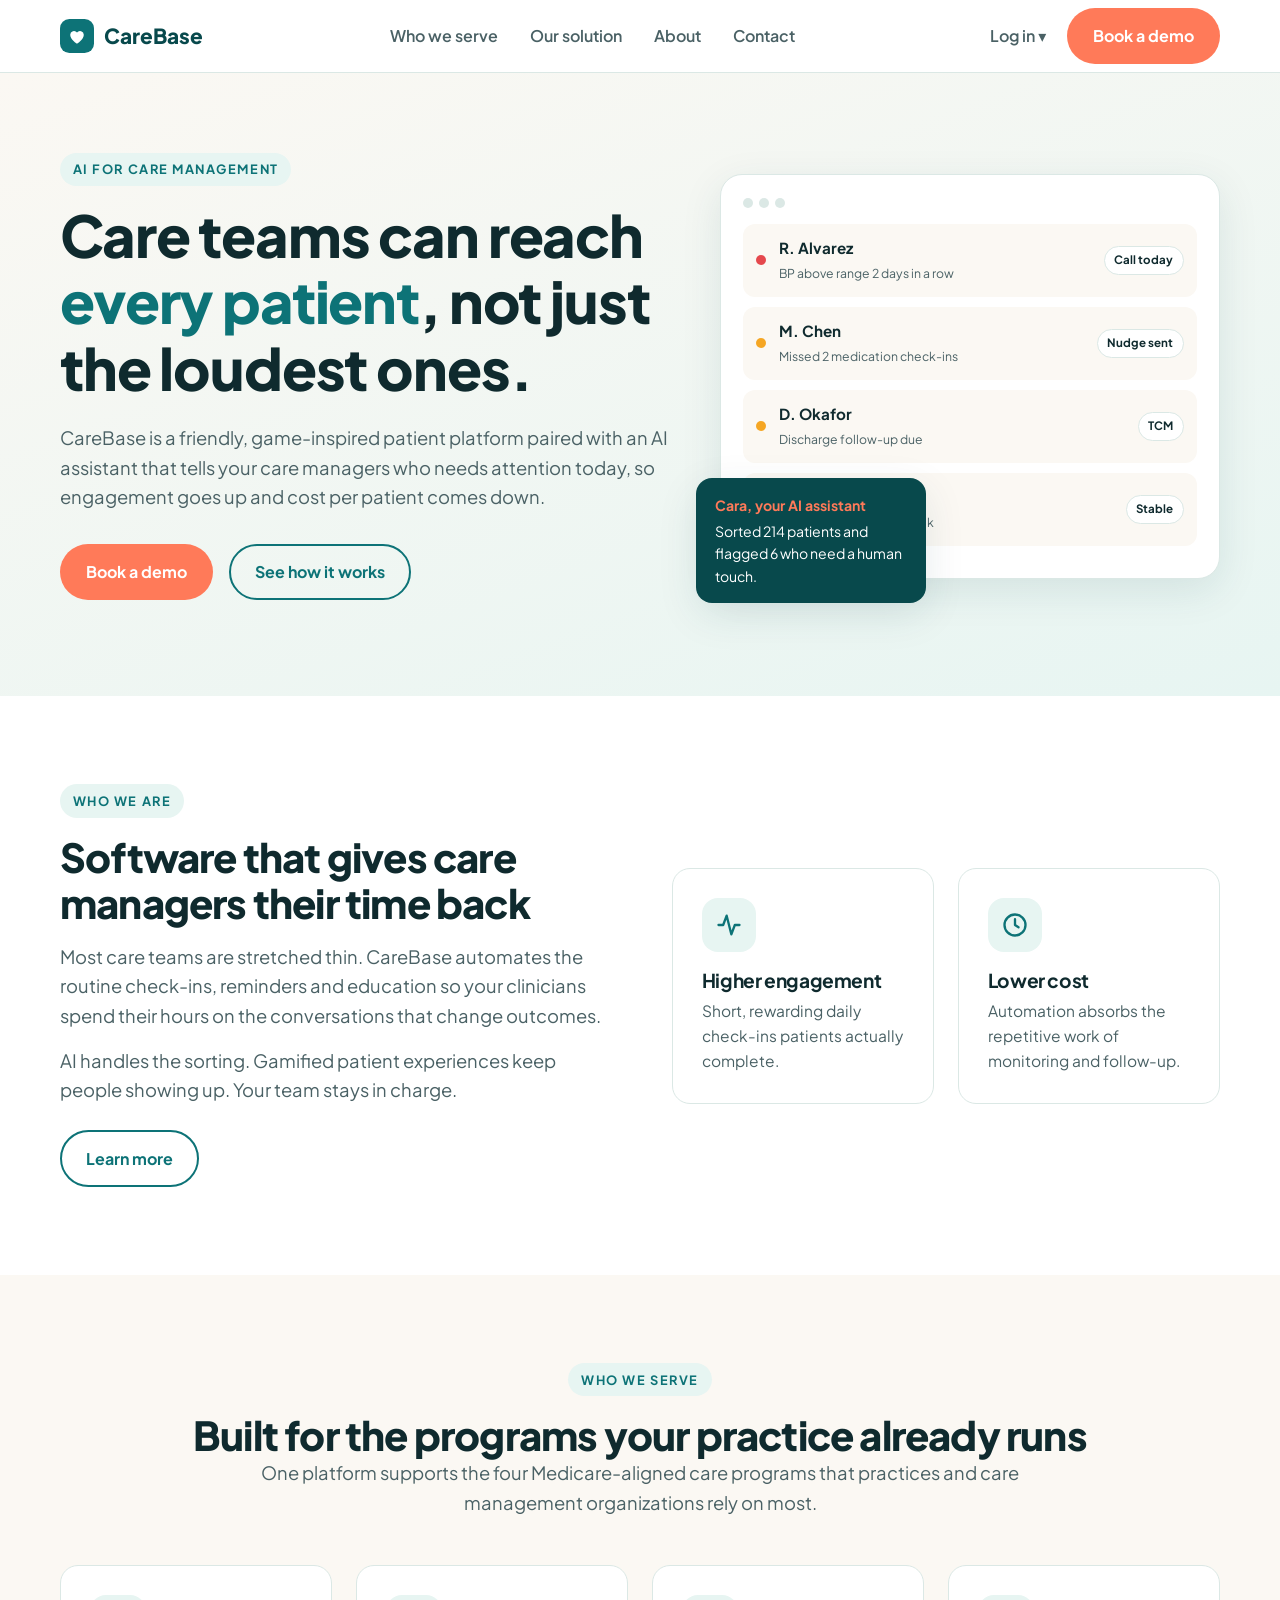
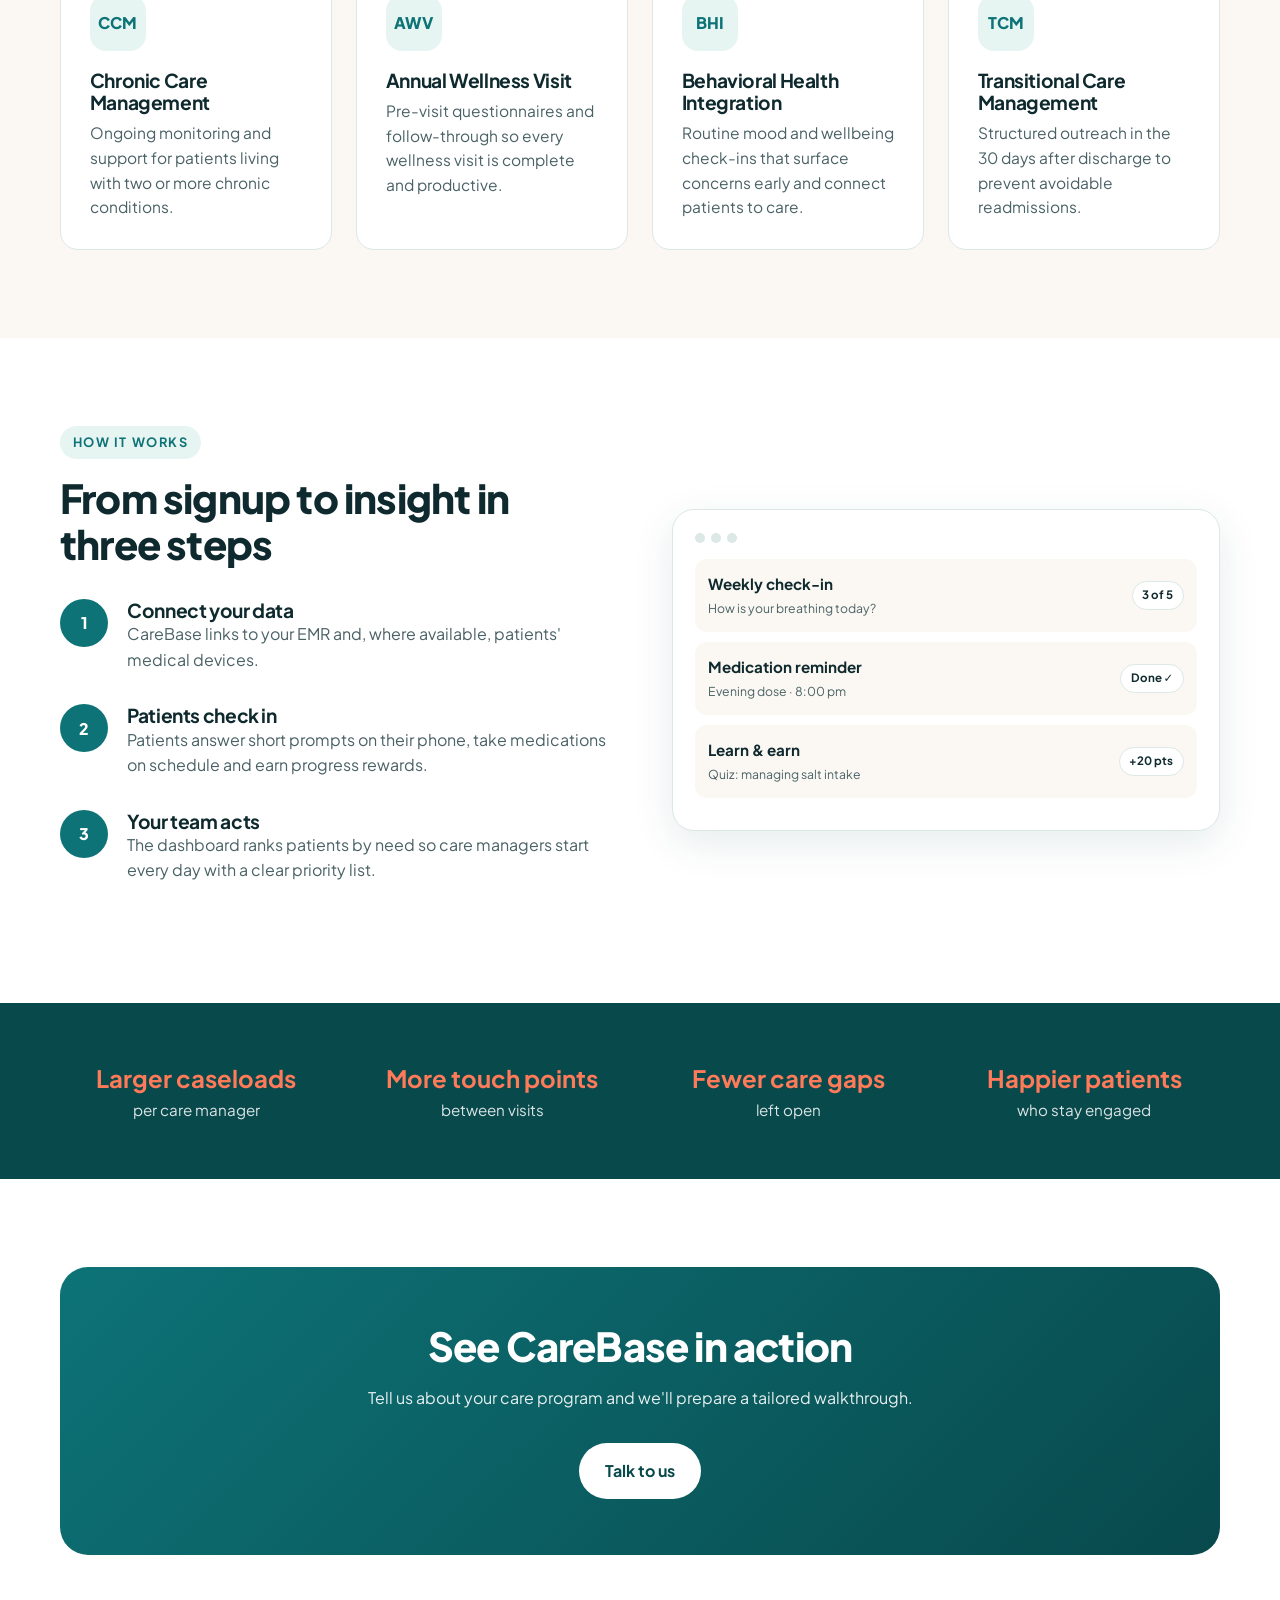
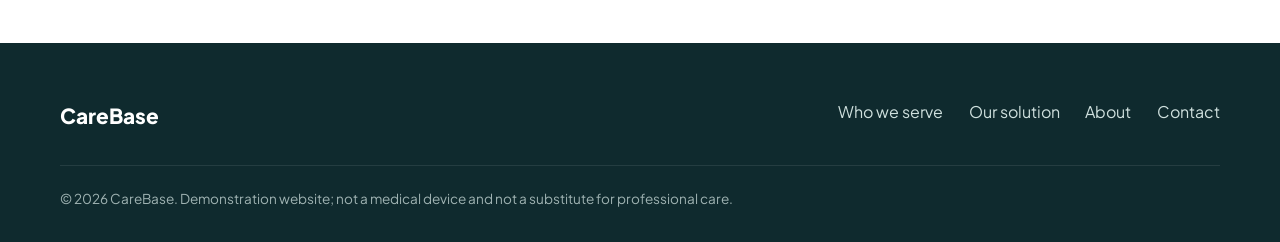
<file: index.html>
<!doctype html>
<html lang="en">
<head>
<meta charset="utf-8">
<meta name="viewport" content="width=device-width, initial-scale=1">
<title>CareBase – AI care management assistant for clinical teams</title>
<meta name="description" content="CareBase is an AI-powered assistant that helps care managers engage more patients, spot risks sooner and cut the cost of care management.">
<link rel="icon" href="assets/img/favicon.svg" type="image/svg+xml">
<link rel="preconnect" href="https://fonts.googleapis.com">
<link rel="preconnect" href="https://fonts.gstatic.com" crossorigin>
<link href="https://fonts.googleapis.com/css2?family=Plus+Jakarta+Sans:wght@400;600;700;800&display=swap" rel="stylesheet">
<link rel="stylesheet" href="assets/css/styles.css">
</head>
<body>
<header class="site-header">
  <div class="wrap nav">
    <a class="logo" href="/" aria-label="CareBase home">
      <svg viewBox="0 0 40 40" aria-hidden="true"><rect width="40" height="40" rx="11" fill="#0d7377"/><path d="M20 29s-8-4.8-8-10.6A4.4 4.4 0 0 1 20 16a4.4 4.4 0 0 1 8 2.4C28 24.2 20 29 20 29z" fill="#fff"/></svg>
      CareBase
    </a>
    <ul class="nav-links" id="nav-links">
      <li><a href="/#who-we-serve">Who we serve</a></li>
      <li><a href="/solution">Our solution</a></li>
      <li><a href="/about">About</a></li>
      <li><a href="/contact">Contact</a></li>
    </ul>
    <div class="nav-cta">
      <div class="dropdown">
        <button id="login-btn" aria-haspopup="true">Log in ▾</button>
        <div class="dropdown-menu" id="login-menu">
          <a href="#">Patient portal</a>
          <a href="#">Provider portal</a>
        </div>
      </div>
      <a class="btn btn-primary" href="/contact">Book a demo</a>
      <button class="burger" id="burger" aria-label="Menu" aria-expanded="false"><span></span><span></span><span></span></button>
    </div>
  </div>
</header>

<main>
<section class="hero">
  <div class="wrap hero-grid">
    <div>
      <span class="eyebrow">AI for care management</span>
      <h1>Care teams can reach <em>every patient</em>, not just the loudest ones.</h1>
      <p class="lead">CareBase is a friendly, game-inspired patient platform paired with an AI assistant that tells your care managers who needs attention today, so engagement goes up and cost per patient comes down.</p>
      <div class="hero-actions">
        <a class="btn btn-primary" href="/contact">Book a demo</a>
        <a class="btn btn-ghost" href="/solution">See how it works</a>
      </div>
    </div>
    <div class="hero-art" aria-hidden="true">
      <div class="mock">
        <div class="mock-bar"><i></i><i></i><i></i></div>
        <div class="mock-row"><span class="dot red"></span><div><b>R. Alvarez</b><small>BP above range 2 days in a row</small></div><span class="tag">Call today</span></div>
        <div class="mock-row"><span class="dot amber"></span><div><b>M. Chen</b><small>Missed 2 medication check-ins</small></div><span class="tag">Nudge sent</span></div>
        <div class="mock-row"><span class="dot amber"></span><div><b>D. Okafor</b><small>Discharge follow-up due</small></div><span class="tag">TCM</span></div>
        <div class="mock-row"><span class="dot green"></span><div><b>S. Patel</b><small>All goals on track this week</small></div><span class="tag">Stable</span></div>
      </div>
      <div class="float-card"><b>Cara, your AI assistant</b>Sorted 214 patients and flagged 6 who need a human touch.</div>
    </div>
  </div>
</section>

<section id="who-we-are">
  <div class="wrap split">
    <div class="reveal">
      <span class="eyebrow">Who we are</span>
      <h2>Software that gives care managers their time back</h2>
      <p class="lead" style="margin-top:1rem">Most care teams are stretched thin. CareBase automates the routine check-ins, reminders and education so your clinicians spend their hours on the conversations that change outcomes.</p>
      <p class="lead" style="margin-top:1rem">AI handles the sorting. Gamified patient experiences keep people showing up. Your team stays in charge.</p>
      <a class="btn btn-ghost" style="margin-top:1.6rem" href="/about">Learn more</a>
    </div>
    <div class="grid g2 reveal">
      <div class="card"><div class="icon"><svg viewBox="0 0 24 24"><path d="M3 12h4l3-8 4 16 3-8h4"/></svg></div><h3>Higher engagement</h3><p>Short, rewarding daily check-ins patients actually complete.</p></div>
      <div class="card"><div class="icon"><svg viewBox="0 0 24 24"><circle cx="12" cy="12" r="9"/><path d="M12 7v5l3 2"/></svg></div><h3>Lower cost</h3><p>Automation absorbs the repetitive work of monitoring and follow-up.</p></div>
    </div>
  </div>
</section>

<section class="alt" id="who-we-serve">
  <div class="wrap">
    <div class="section-head center reveal">
      <span class="eyebrow">Who we serve</span>
      <h2>Built for the programs your practice already runs</h2>
      <p class="lead">One platform supports the four Medicare-aligned care programs that practices and care management organizations rely on most.</p>
    </div>
    <div class="grid g4">
      <article class="card reveal"><div class="abbr">CCM</div><h3>Chronic Care Management</h3><p>Ongoing monitoring and support for patients living with two or more chronic conditions.</p></article>
      <article class="card reveal"><div class="abbr">AWV</div><h3>Annual Wellness Visit</h3><p>Pre-visit questionnaires and follow-through so every wellness visit is complete and productive.</p></article>
      <article class="card reveal"><div class="abbr">BHI</div><h3>Behavioral Health Integration</h3><p>Routine mood and wellbeing check-ins that surface concerns early and connect patients to care.</p></article>
      <article class="card reveal"><div class="abbr">TCM</div><h3>Transitional Care Management</h3><p>Structured outreach in the 30 days after discharge to prevent avoidable readmissions.</p></article>
    </div>
  </div>
</section>

<section>
  <div class="wrap split">
    <div class="steps reveal">
      <span class="eyebrow">How it works</span>
      <h2 style="margin-bottom:2rem">From signup to insight in three steps</h2>
      <div class="step"><h3>Connect your data</h3><p>CareBase links to your EMR and, where available, patients' medical devices.</p></div>
      <div class="step"><h3>Patients check in</h3><p>Patients answer short prompts on their phone, take medications on schedule and earn progress rewards.</p></div>
      <div class="step"><h3>Your team acts</h3><p>The dashboard ranks patients by need so care managers start every day with a clear priority list.</p></div>
    </div>
    <div class="mock reveal" aria-hidden="true">
      <div class="mock-bar"><i></i><i></i><i></i></div>
      <div class="mock-row"><div><b>Weekly check-in</b><small>How is your breathing today?</small></div><span class="tag">3 of 5</span></div>
      <div class="mock-row"><div><b>Medication reminder</b><small>Evening dose · 8:00 pm</small></div><span class="tag">Done ✓</span></div>
      <div class="mock-row"><div><b>Learn &amp; earn</b><small>Quiz: managing salt intake</small></div><span class="tag">+20 pts</span></div>
    </div>
  </div>
</section>

<section class="stats">
  <div class="wrap grid g4">
    <div><b>Larger caseloads</b><span>per care manager</span></div>
    <div><b>More touch points</b><span>between visits</span></div>
    <div><b>Fewer care gaps</b><span>left open</span></div>
    <div><b>Happier patients</b><span>who stay engaged</span></div>
  </div>
</section>

<section>
  <div class="wrap">
    <div class="cta reveal">
      <h2>See CareBase in action</h2>
      <p>Tell us about your care program and we'll prepare a tailored walkthrough.</p>
      <a class="btn btn-light" href="/contact">Talk to us</a>
    </div>
  </div>
</section>
</main>

<footer class="site-footer">
  <div class="wrap">
    <div class="foot">
      <a class="logo" href="/">CareBase</a>
      <ul>
        <li><a href="/#who-we-serve">Who we serve</a></li>
        <li><a href="/solution">Our solution</a></li>
        <li><a href="/about">About</a></li>
        <li><a href="/contact">Contact</a></li>
      </ul>
    </div>
    <div class="legal">© 2026 CareBase. Demonstration website; not a medical device and not a substitute for professional care.</div>
  </div>
</footer>
<script src="assets/js/main.js"></script>
</body>
</html>
</file>
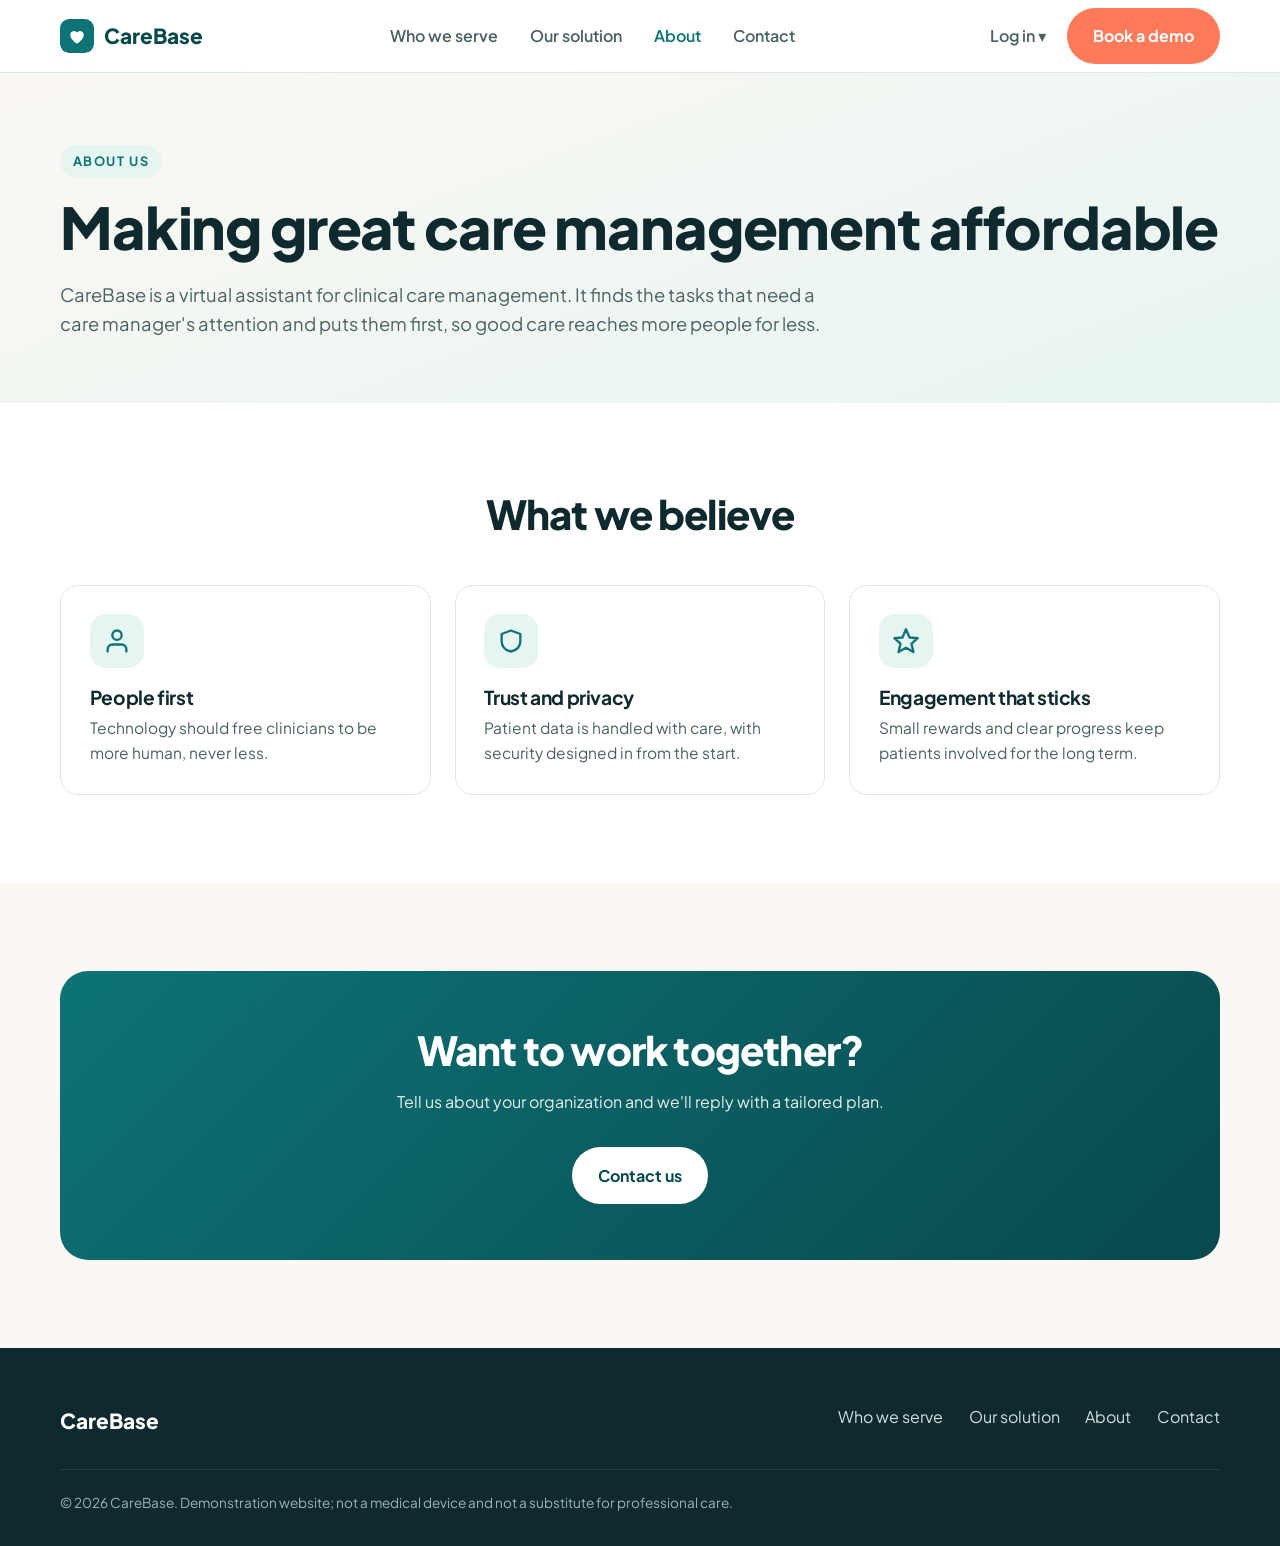
<file: about.html>
<!doctype html>
<html lang="en">
<head>
<meta charset="utf-8">
<meta name="viewport" content="width=device-width, initial-scale=1">
<title>About – CareBase</title>
<meta name="description" content="CareBase exists to make clinical care management affordable and scalable through AI-assisted prioritization.">
<link rel="icon" href="assets/img/favicon.svg" type="image/svg+xml">
<link rel="preconnect" href="https://fonts.googleapis.com">
<link rel="preconnect" href="https://fonts.gstatic.com" crossorigin>
<link href="https://fonts.googleapis.com/css2?family=Plus+Jakarta+Sans:wght@400;600;700;800&display=swap" rel="stylesheet">
<link rel="stylesheet" href="assets/css/styles.css">
</head>
<body>
<header class="site-header">
  <div class="wrap nav">
    <a class="logo" href="/" aria-label="CareBase home">
      <svg viewBox="0 0 40 40" aria-hidden="true"><rect width="40" height="40" rx="11" fill="#0d7377"/><path d="M20 29s-8-4.8-8-10.6A4.4 4.4 0 0 1 20 16a4.4 4.4 0 0 1 8 2.4C28 24.2 20 29 20 29z" fill="#fff"/></svg>
      CareBase
    </a>
    <ul class="nav-links" id="nav-links">
      <li><a href="/#who-we-serve">Who we serve</a></li>
      <li><a href="/solution">Our solution</a></li>
      <li><a class="active" href="/about">About</a></li>
      <li><a href="/contact">Contact</a></li>
    </ul>
    <div class="nav-cta">
      <div class="dropdown">
        <button id="login-btn" aria-haspopup="true">Log in ▾</button>
        <div class="dropdown-menu" id="login-menu">
          <a href="#">Patient portal</a>
          <a href="#">Provider portal</a>
        </div>
      </div>
      <a class="btn btn-primary" href="/contact">Book a demo</a>
      <button class="burger" id="burger" aria-label="Menu" aria-expanded="false"><span></span><span></span><span></span></button>
    </div>
  </div>
</header>

<main>
<section class="page-hero">
  <div class="wrap">
    <span class="eyebrow">About us</span>
    <h1>Making great care management affordable</h1>
    <p class="lead" style="margin-top:1.2rem">CareBase is a virtual assistant for clinical care management. It finds the tasks that need a care manager's attention and puts them first, so good care reaches more people for less.</p>
  </div>
</section>

<section>
  <div class="wrap">
    <div class="section-head center reveal"><h2>What we believe</h2></div>
    <div class="grid g3">
      <div class="card reveal"><div class="icon"><svg viewBox="0 0 24 24"><path d="M20 21v-2a4 4 0 0 0-4-4H8a4 4 0 0 0-4 4v2"/><circle cx="12" cy="7" r="4"/></svg></div><h3>People first</h3><p>Technology should free clinicians to be more human, never less.</p></div>
      <div class="card reveal"><div class="icon"><svg viewBox="0 0 24 24"><path d="M12 3l8 3v6c0 5-3.5 8-8 9-4.5-1-8-4-8-9V6z"/></svg></div><h3>Trust and privacy</h3><p>Patient data is handled with care, with security designed in from the start.</p></div>
      <div class="card reveal"><div class="icon"><svg viewBox="0 0 24 24"><path d="M12 2l3 7 7 .6-5.3 4.7 1.7 7.2L12 17.8 5.6 21.5l1.7-7.2L2 9.6 9 9z"/></svg></div><h3>Engagement that sticks</h3><p>Small rewards and clear progress keep patients involved for the long term.</p></div>
    </div>
  </div>
</section>

<section class="alt">
  <div class="wrap">
    <div class="cta reveal">
      <h2>Want to work together?</h2>
      <p>Tell us about your organization and we'll reply with a tailored plan.</p>
      <a class="btn btn-light" href="/contact">Contact us</a>
    </div>
  </div>
</section>
</main>

<footer class="site-footer">
  <div class="wrap">
    <div class="foot">
      <a class="logo" href="/">CareBase</a>
      <ul>
        <li><a href="/#who-we-serve">Who we serve</a></li>
        <li><a href="/solution">Our solution</a></li>
        <li><a href="/about">About</a></li>
        <li><a href="/contact">Contact</a></li>
      </ul>
    </div>
    <div class="legal">© 2026 CareBase. Demonstration website; not a medical device and not a substitute for professional care.</div>
  </div>
</footer>
<script src="assets/js/main.js"></script>
</body>
</html>
</file>
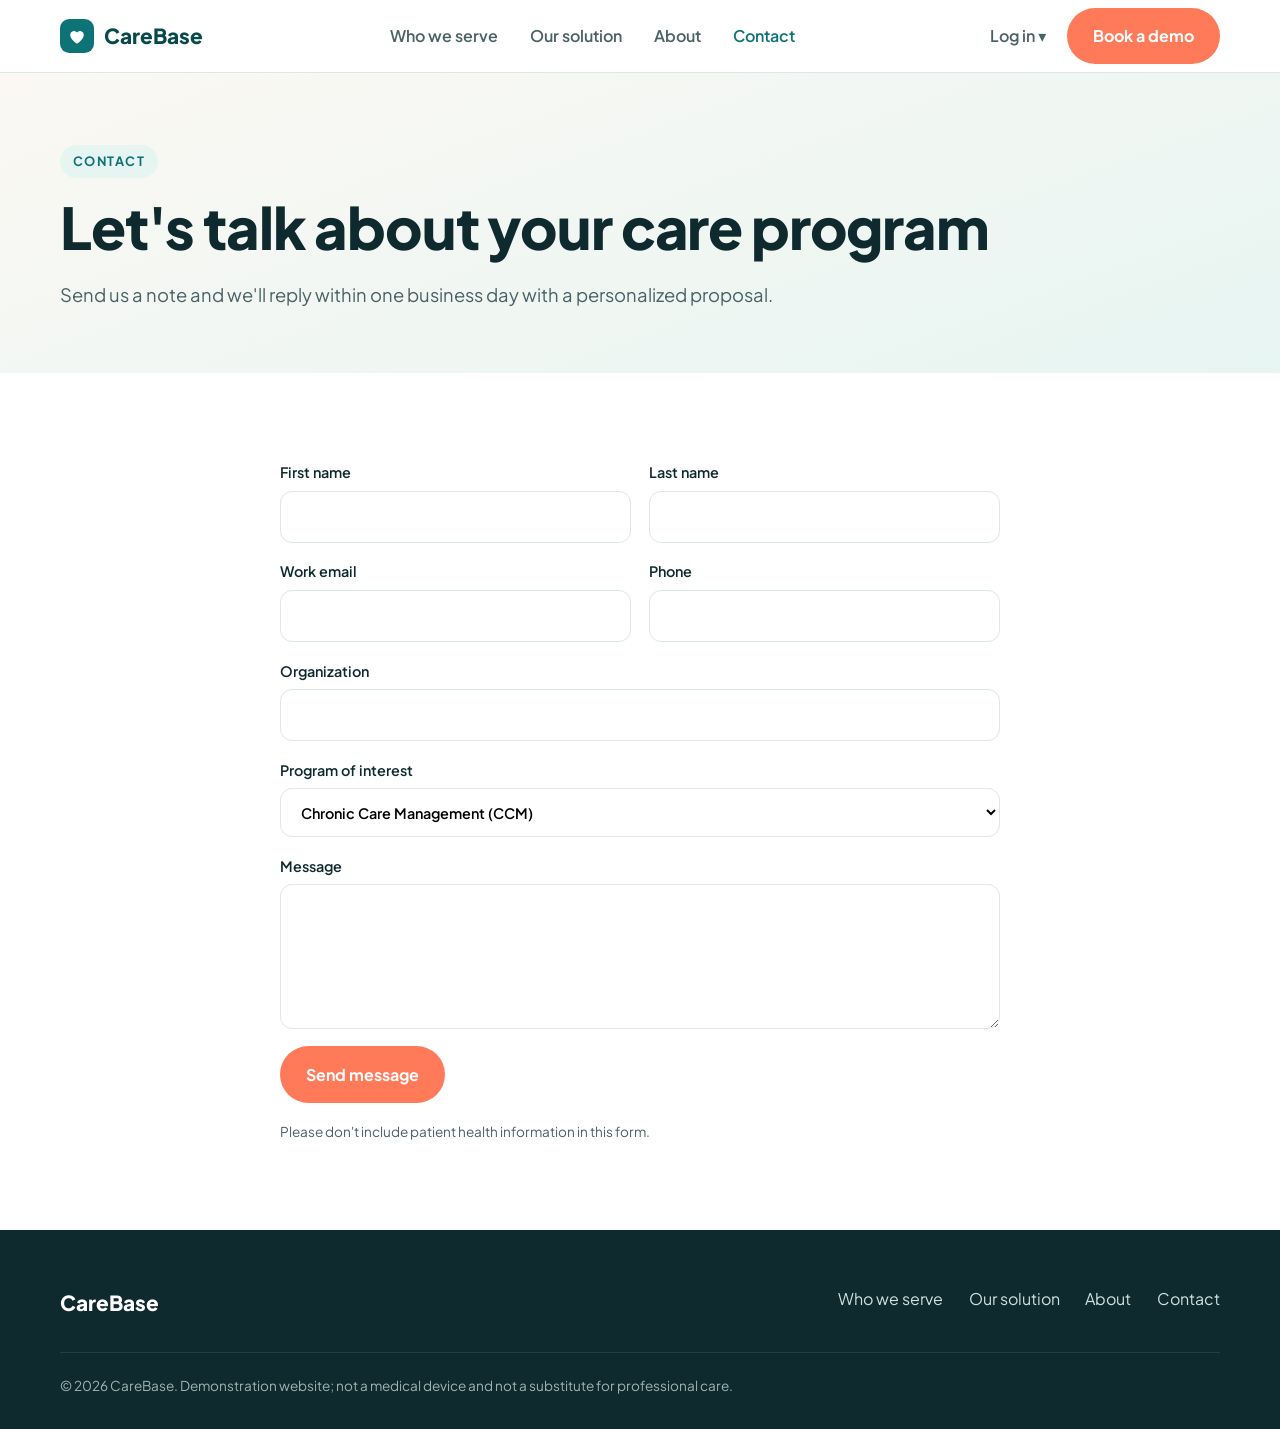
<file: contact.html>
<!doctype html>
<html lang="en">
<head>
<meta charset="utf-8">
<meta name="viewport" content="width=device-width, initial-scale=1">
<title>Contact – CareBase</title>
<meta name="description" content="Book a CareBase demo or ask us a question.">
<link rel="icon" href="assets/img/favicon.svg" type="image/svg+xml">
<link rel="preconnect" href="https://fonts.googleapis.com">
<link rel="preconnect" href="https://fonts.gstatic.com" crossorigin>
<link href="https://fonts.googleapis.com/css2?family=Plus+Jakarta+Sans:wght@400;600;700;800&display=swap" rel="stylesheet">
<link rel="stylesheet" href="assets/css/styles.css">
</head>
<body>
<header class="site-header">
  <div class="wrap nav">
    <a class="logo" href="/" aria-label="CareBase home">
      <svg viewBox="0 0 40 40" aria-hidden="true"><rect width="40" height="40" rx="11" fill="#0d7377"/><path d="M20 29s-8-4.8-8-10.6A4.4 4.4 0 0 1 20 16a4.4 4.4 0 0 1 8 2.4C28 24.2 20 29 20 29z" fill="#fff"/></svg>
      CareBase
    </a>
    <ul class="nav-links" id="nav-links">
      <li><a href="/#who-we-serve">Who we serve</a></li>
      <li><a href="/solution">Our solution</a></li>
      <li><a href="/about">About</a></li>
      <li><a class="active" href="/contact">Contact</a></li>
    </ul>
    <div class="nav-cta">
      <div class="dropdown">
        <button id="login-btn" aria-haspopup="true">Log in ▾</button>
        <div class="dropdown-menu" id="login-menu">
          <a href="#">Patient portal</a>
          <a href="#">Provider portal</a>
        </div>
      </div>
      <a class="btn btn-primary" href="/contact">Book a demo</a>
      <button class="burger" id="burger" aria-label="Menu" aria-expanded="false"><span></span><span></span><span></span></button>
    </div>
  </div>
</header>

<main>
<section class="page-hero">
  <div class="wrap">
    <span class="eyebrow">Contact</span>
    <h1>Let's talk about your care program</h1>
    <p class="lead" style="margin-top:1.2rem">Send us a note and we'll reply within one business day with a personalized proposal.</p>
  </div>
</section>

<section>
  <div class="wrap" style="max-width:720px">
    <form id="contact-form" action="https://formspree.io/f/mppplovz" method="POST">
      <div class="row">
        <label>First name<input name="first_name" required autocomplete="given-name"></label>
        <label>Last name<input name="last_name" required autocomplete="family-name"></label>
      </div>
      <div class="row">
        <label>Work email<input type="email" name="email" required autocomplete="email"></label>
        <label>Phone<input type="tel" name="phone" autocomplete="tel"></label>
      </div>
      <label>Organization<input name="organization" autocomplete="organization"></label>
      <label>Program of interest
        <select name="program">
          <option>Chronic Care Management (CCM)</option>
          <option>Annual Wellness Visit (AWV)</option>
          <option>Behavioral Health Integration (BHI)</option>
          <option>Transitional Care Management (TCM)</option>
          <option>Not sure yet</option>
        </select>
      </label>
      <label>Message<textarea name="message" rows="5"></textarea></label>
      <button class="btn btn-primary" type="submit" style="justify-self:start">Send message</button>
      <p class="form-note">Please don't include patient health information in this form.</p>
      <div class="form-msg" id="form-msg" role="status"></div>
    </form>
  </div>
</section>
</main>

<footer class="site-footer">
  <div class="wrap">
    <div class="foot">
      <a class="logo" href="/">CareBase</a>
      <ul>
        <li><a href="/#who-we-serve">Who we serve</a></li>
        <li><a href="/solution">Our solution</a></li>
        <li><a href="/about">About</a></li>
        <li><a href="/contact">Contact</a></li>
      </ul>
    </div>
    <div class="legal">© 2026 CareBase. Demonstration website; not a medical device and not a substitute for professional care.</div>
  </div>
</footer>
<script src="assets/js/main.js"></script>
</body>
</html>
</file>
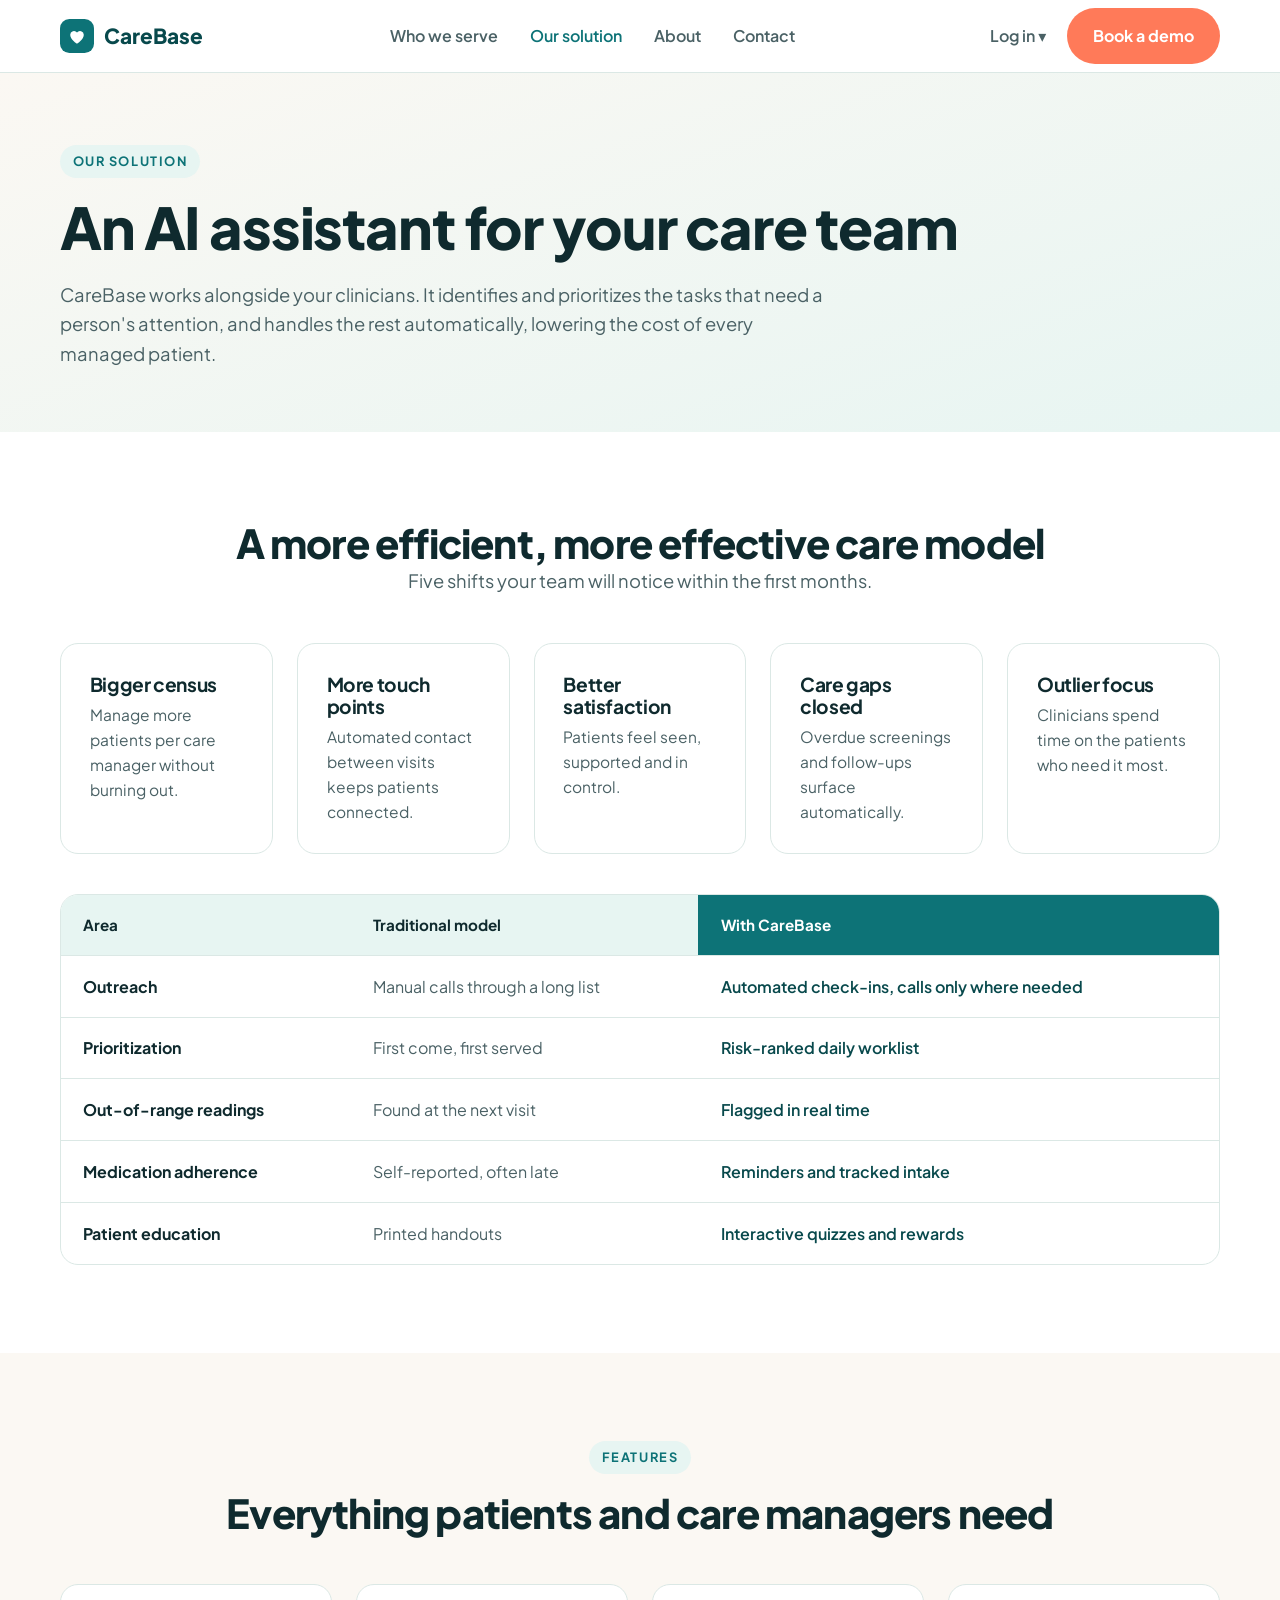
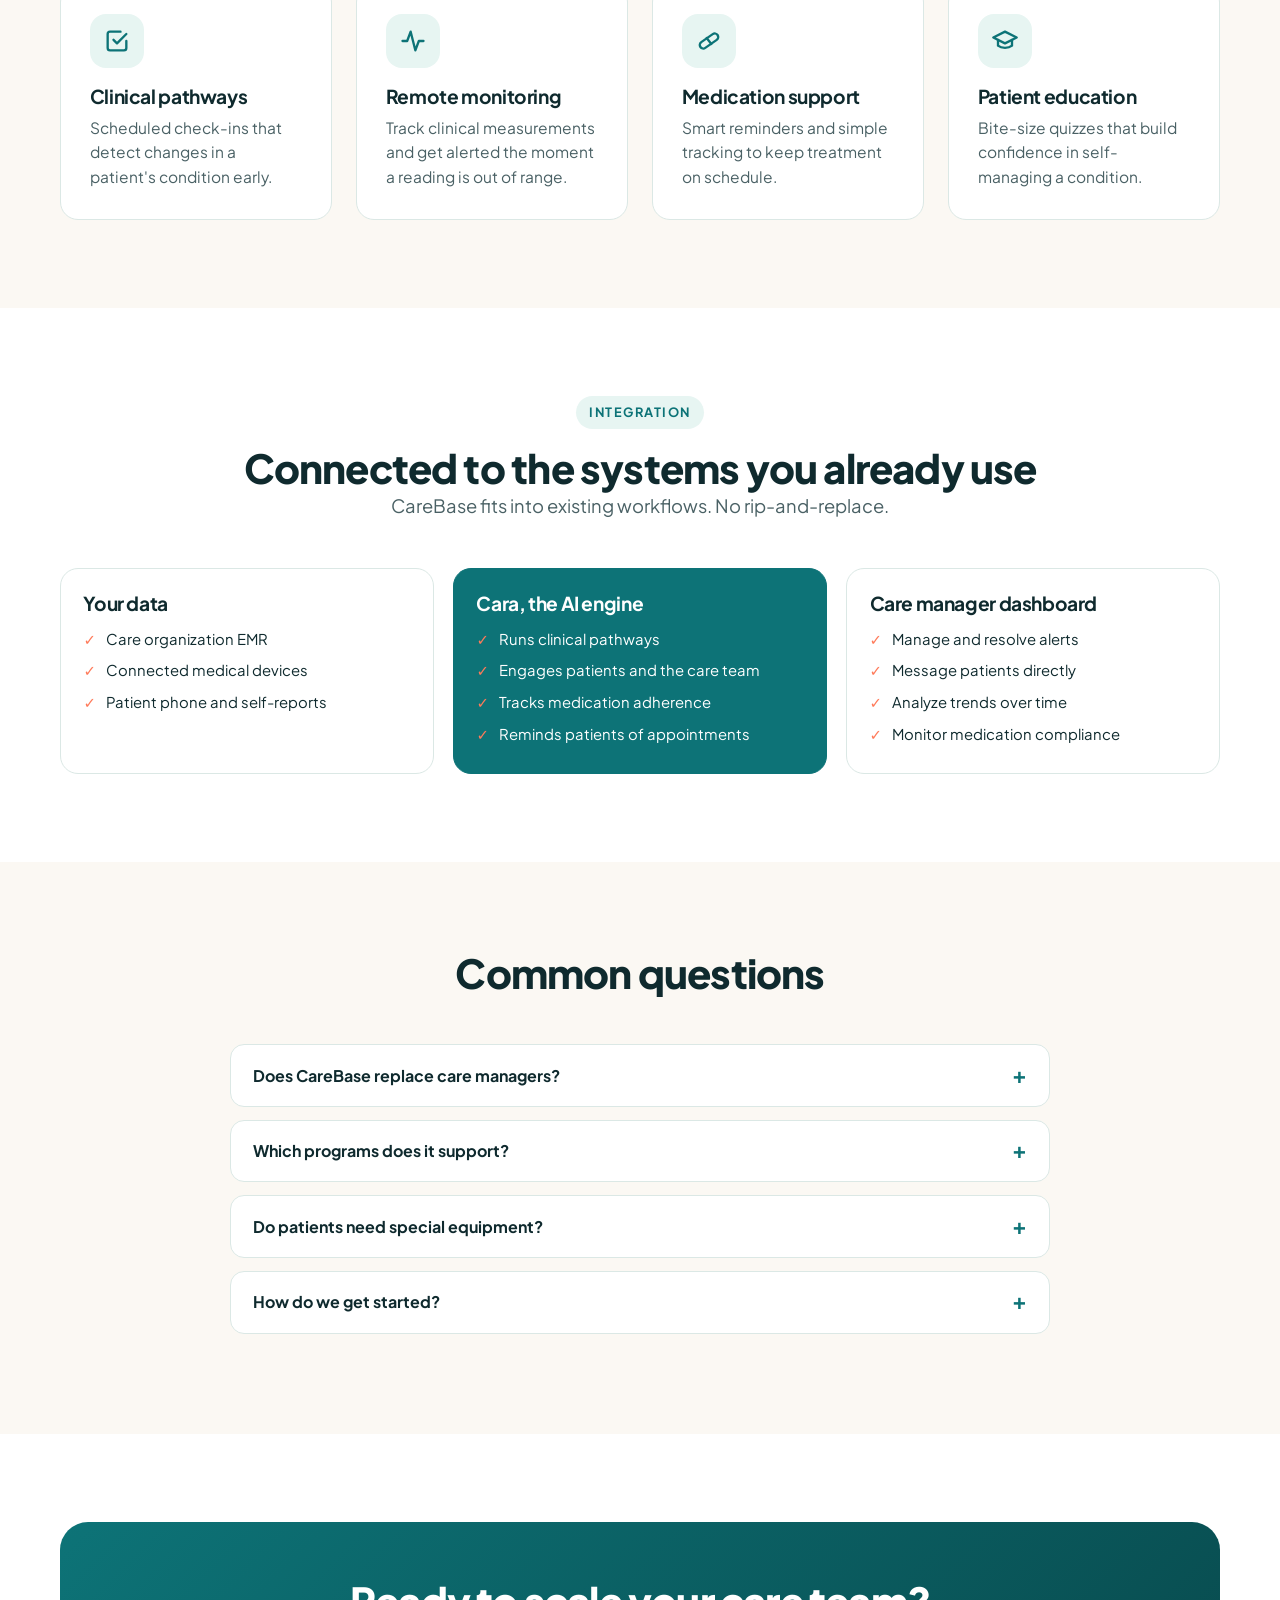
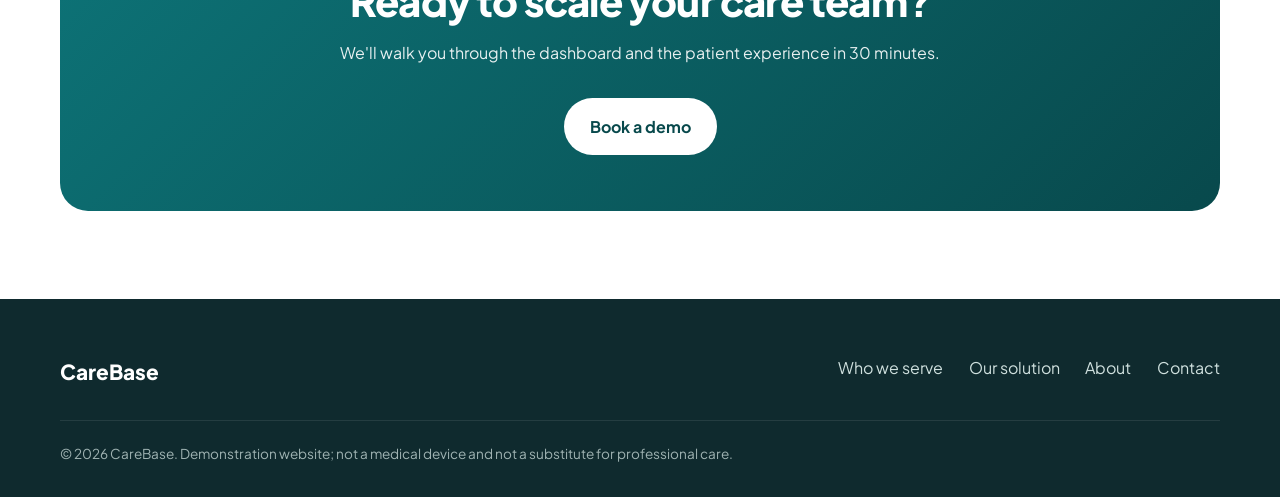
<file: solution.html>
<!doctype html>
<html lang="en">
<head>
<meta charset="utf-8">
<meta name="viewport" content="width=device-width, initial-scale=1">
<title>Our solution – CareBase</title>
<meta name="description" content="How CareBase's AI assistant, care manager dashboard and patient app work together to deliver a more efficient care management model.">
<link rel="icon" href="assets/img/favicon.svg" type="image/svg+xml">
<link rel="preconnect" href="https://fonts.googleapis.com">
<link rel="preconnect" href="https://fonts.gstatic.com" crossorigin>
<link href="https://fonts.googleapis.com/css2?family=Plus+Jakarta+Sans:wght@400;600;700;800&display=swap" rel="stylesheet">
<link rel="stylesheet" href="assets/css/styles.css">
</head>
<body>
<header class="site-header">
  <div class="wrap nav">
    <a class="logo" href="/" aria-label="CareBase home">
      <svg viewBox="0 0 40 40" aria-hidden="true"><rect width="40" height="40" rx="11" fill="#0d7377"/><path d="M20 29s-8-4.8-8-10.6A4.4 4.4 0 0 1 20 16a4.4 4.4 0 0 1 8 2.4C28 24.2 20 29 20 29z" fill="#fff"/></svg>
      CareBase
    </a>
    <ul class="nav-links" id="nav-links">
      <li><a href="/#who-we-serve">Who we serve</a></li>
      <li><a class="active" href="/solution">Our solution</a></li>
      <li><a href="/about">About</a></li>
      <li><a href="/contact">Contact</a></li>
    </ul>
    <div class="nav-cta">
      <div class="dropdown">
        <button id="login-btn" aria-haspopup="true">Log in ▾</button>
        <div class="dropdown-menu" id="login-menu">
          <a href="#">Patient portal</a>
          <a href="#">Provider portal</a>
        </div>
      </div>
      <a class="btn btn-primary" href="/contact">Book a demo</a>
      <button class="burger" id="burger" aria-label="Menu" aria-expanded="false"><span></span><span></span><span></span></button>
    </div>
  </div>
</header>

<main>
<section class="page-hero">
  <div class="wrap">
    <span class="eyebrow">Our solution</span>
    <h1>An AI assistant for your care team</h1>
    <p class="lead" style="margin-top:1.2rem">CareBase works alongside your clinicians. It identifies and prioritizes the tasks that need a person's attention, and handles the rest automatically, lowering the cost of every managed patient.</p>
  </div>
</section>

<section>
  <div class="wrap">
    <div class="section-head center reveal">
      <h2>A more efficient, more effective care model</h2>
      <p class="lead">Five shifts your team will notice within the first months.</p>
    </div>
    <div class="grid g3" style="grid-template-columns:repeat(auto-fit,minmax(190px,1fr))">
      <div class="card reveal"><h3>Bigger census</h3><p>Manage more patients per care manager without burning out.</p></div>
      <div class="card reveal"><h3>More touch points</h3><p>Automated contact between visits keeps patients connected.</p></div>
      <div class="card reveal"><h3>Better satisfaction</h3><p>Patients feel seen, supported and in control.</p></div>
      <div class="card reveal"><h3>Care gaps closed</h3><p>Overdue screenings and follow-ups surface automatically.</p></div>
      <div class="card reveal"><h3>Outlier focus</h3><p>Clinicians spend time on the patients who need it most.</p></div>
    </div>
    <div style="margin-top:2.5rem;overflow-x:auto" class="reveal">
      <table class="compare">
        <thead><tr><th>Area</th><th>Traditional model</th><th>With CareBase</th></tr></thead>
        <tbody>
          <tr><td><b>Outreach</b></td><td>Manual calls through a long list</td><td>Automated check-ins, calls only where needed</td></tr>
          <tr><td><b>Prioritization</b></td><td>First come, first served</td><td>Risk-ranked daily worklist</td></tr>
          <tr><td><b>Out-of-range readings</b></td><td>Found at the next visit</td><td>Flagged in real time</td></tr>
          <tr><td><b>Medication adherence</b></td><td>Self-reported, often late</td><td>Reminders and tracked intake</td></tr>
          <tr><td><b>Patient education</b></td><td>Printed handouts</td><td>Interactive quizzes and rewards</td></tr>
        </tbody>
      </table>
    </div>
  </div>
</section>

<section class="alt">
  <div class="wrap">
    <div class="section-head center reveal">
      <span class="eyebrow">Features</span>
      <h2>Everything patients and care managers need</h2>
    </div>
    <div class="grid g4">
      <div class="card reveal"><div class="icon"><svg viewBox="0 0 24 24"><path d="M9 11l3 3 8-8"/><path d="M20 12v6a2 2 0 0 1-2 2H6a2 2 0 0 1-2-2V6a2 2 0 0 1 2-2h9"/></svg></div><h3>Clinical pathways</h3><p>Scheduled check-ins that detect changes in a patient's condition early.</p></div>
      <div class="card reveal"><div class="icon"><svg viewBox="0 0 24 24"><path d="M3 12h4l3-8 4 16 3-8h4"/></svg></div><h3>Remote monitoring</h3><p>Track clinical measurements and get alerted the moment a reading is out of range.</p></div>
      <div class="card reveal"><div class="icon"><svg viewBox="0 0 24 24"><rect x="3" y="9" width="18" height="6" rx="3" transform="rotate(-35 12 12)"/><path d="M10 9.5l4 5"/></svg></div><h3>Medication support</h3><p>Smart reminders and simple tracking to keep treatment on schedule.</p></div>
      <div class="card reveal"><div class="icon"><svg viewBox="0 0 24 24"><path d="M2 9l10-5 10 5-10 5z"/><path d="M6 11v5c3 2.5 9 2.5 12 0v-5"/></svg></div><h3>Patient education</h3><p>Bite-size quizzes that build confidence in self-managing a condition.</p></div>
    </div>
  </div>
</section>

<section>
  <div class="wrap">
    <div class="section-head center reveal">
      <span class="eyebrow">Integration</span>
      <h2>Connected to the systems you already use</h2>
      <p class="lead">CareBase fits into existing workflows. No rip-and-replace.</p>
    </div>
    <div class="flow reveal">
      <div class="node">
        <h3>Your data</h3>
        <ul><li>Care organization EMR</li><li>Connected medical devices</li><li>Patient phone and self-reports</li></ul>
      </div>
      <div class="node core">
        <h3>Cara, the AI engine</h3>
        <ul><li>Runs clinical pathways</li><li>Engages patients and the care team</li><li>Tracks medication adherence</li><li>Reminds patients of appointments</li></ul>
      </div>
      <div class="node">
        <h3>Care manager dashboard</h3>
        <ul><li>Manage and resolve alerts</li><li>Message patients directly</li><li>Analyze trends over time</li><li>Monitor medication compliance</li></ul>
      </div>
    </div>
  </div>
</section>

<section class="alt">
  <div class="wrap" style="max-width:820px">
    <div class="section-head center reveal"><h2>Common questions</h2></div>
    <details><summary>Does CareBase replace care managers?</summary><p>No. It handles routine monitoring and sorting so care managers can spend their time on the patients who most need a human conversation.</p></details>
    <details><summary>Which programs does it support?</summary><p>Chronic Care Management, Annual Wellness Visits, Behavioral Health Integration and Transitional Care Management.</p></details>
    <details><summary>Do patients need special equipment?</summary><p>A smartphone is enough to get started. Medical devices can be connected for additional monitoring.</p></details>
    <details><summary>How do we get started?</summary><p>Book a demo. We'll review your workflows, EMR and program goals, then outline a pilot.</p></details>
  </div>
</section>

<section>
  <div class="wrap">
    <div class="cta reveal">
      <h2>Ready to scale your care team?</h2>
      <p>We'll walk you through the dashboard and the patient experience in 30 minutes.</p>
      <a class="btn btn-light" href="/contact">Book a demo</a>
    </div>
  </div>
</section>
</main>

<footer class="site-footer">
  <div class="wrap">
    <div class="foot">
      <a class="logo" href="/">CareBase</a>
      <ul>
        <li><a href="/#who-we-serve">Who we serve</a></li>
        <li><a href="/solution">Our solution</a></li>
        <li><a href="/about">About</a></li>
        <li><a href="/contact">Contact</a></li>
      </ul>
    </div>
    <div class="legal">© 2026 CareBase. Demonstration website; not a medical device and not a substitute for professional care.</div>
  </div>
</footer>
<script src="assets/js/main.js"></script>
</body>
</html>
</file>
<file: assets/css/styles.css>
:root{
  --ink:#0f2a2e; --ink-soft:#4a6165; --teal:#0d7377; --teal-dark:#08494c; --mint:#e7f5f2;
  --coral:#ff7a59; --coral-dark:#e9603f; --sand:#fbf8f3; --white:#fff; --line:#dbe8e5;
  --radius:18px; --shadow:0 12px 40px rgba(8,73,76,.10);
  --font:"Plus Jakarta Sans",system-ui,-apple-system,"Segoe UI",Roboto,sans-serif;
}
*{box-sizing:border-box;margin:0;padding:0}
html{scroll-behavior:smooth}
body{font-family:var(--font);color:var(--ink);background:var(--white);line-height:1.6;-webkit-font-smoothing:antialiased}
img,svg{max-width:100%;display:block}
a{color:inherit;text-decoration:none}
.wrap{width:min(1160px,92%);margin-inline:auto}
h1,h2,h3{line-height:1.15;letter-spacing:-.02em}
h1{font-size:clamp(2.2rem,5vw,3.6rem);font-weight:800}
h2{font-size:clamp(1.7rem,3.4vw,2.5rem);font-weight:800}
h3{font-size:1.2rem;font-weight:700}
.eyebrow{display:inline-block;font-size:.8rem;font-weight:700;letter-spacing:.12em;text-transform:uppercase;color:var(--teal);background:var(--mint);padding:.4rem .8rem;border-radius:99px;margin-bottom:1rem}
.lead{font-size:1.15rem;color:var(--ink-soft);max-width:60ch}
section{padding:5.5rem 0}
.center{text-align:center}.center .lead{margin-inline:auto}

/* buttons */
.btn{display:inline-flex;align-items:center;gap:.5rem;font:inherit;font-weight:700;padding:.85rem 1.5rem;border-radius:99px;border:2px solid transparent;cursor:pointer;transition:.2s}
.btn-primary{background:var(--coral);color:#fff}
.btn-primary:hover{background:var(--coral-dark);transform:translateY(-2px)}
.btn-ghost{border-color:var(--teal);color:var(--teal)}
.btn-ghost:hover{background:var(--teal);color:#fff}
.btn-light{background:#fff;color:var(--teal-dark)}
.btn-light:hover{transform:translateY(-2px)}

/* header */
.site-header{position:sticky;top:0;z-index:50;background:rgba(255,255,255,.92);backdrop-filter:blur(10px);border-bottom:1px solid var(--line)}
.nav{display:flex;align-items:center;justify-content:space-between;height:72px}
.logo{display:flex;align-items:center;gap:.6rem;font-weight:800;font-size:1.3rem;color:var(--teal-dark)}
.logo svg{width:34px;height:34px}
.nav-links{display:flex;align-items:center;gap:2rem;list-style:none}
.nav-links a{font-weight:600;color:var(--ink-soft)}
.nav-links a:hover,.nav-links a.active{color:var(--teal)}
.nav-cta{display:flex;align-items:center;gap:.8rem}
.dropdown{position:relative}
.dropdown button{font:inherit;font-weight:600;background:none;border:0;color:var(--ink-soft);cursor:pointer;padding:.5rem}
.dropdown-menu{position:absolute;right:0;top:110%;min-width:180px;background:#fff;border:1px solid var(--line);border-radius:12px;box-shadow:var(--shadow);padding:.4rem;display:none}
.dropdown-menu.visible{display:block}
.dropdown-menu a{display:block;padding:.6rem .8rem;border-radius:8px;font-weight:600}
.dropdown-menu a:hover{background:var(--mint)}
.burger{display:none;background:none;border:0;cursor:pointer;padding:.5rem}
.burger span{display:block;width:24px;height:2px;background:var(--ink);margin:5px 0;transition:.2s}

/* hero */
.hero{background:linear-gradient(160deg,var(--sand) 0%,var(--mint) 100%);padding:5rem 0 6rem;overflow:hidden}
.hero-grid{display:grid;grid-template-columns:1.1fr .9fr;gap:3rem;align-items:center}
.hero h1 em{font-style:normal;color:var(--teal)}
.hero p{margin:1.4rem 0 2rem}
.hero-actions{display:flex;gap:1rem;flex-wrap:wrap}
.hero-art{position:relative}
.mock{background:#fff;border-radius:22px;box-shadow:var(--shadow);padding:1.4rem;border:1px solid var(--line)}
.mock-bar{display:flex;gap:6px;margin-bottom:1rem}
.mock-bar i{width:10px;height:10px;border-radius:50%;background:var(--line)}
.mock-row{display:flex;align-items:center;gap:.8rem;padding:.8rem;border-radius:12px;background:var(--sand);margin-bottom:.6rem;font-size:.92rem}
.mock-row b{display:block;font-size:.95rem}
.mock-row small{color:var(--ink-soft)}
.dot{width:10px;height:10px;border-radius:50%;flex:none}
.dot.red{background:#e5484d}.dot.amber{background:#f5a623}.dot.green{background:#2fb67c}
.tag{margin-left:auto;font-size:.72rem;font-weight:700;padding:.25rem .6rem;border-radius:99px;background:#fff;border:1px solid var(--line);white-space:nowrap}
.float-card{position:absolute;left:-1.5rem;bottom:-1.5rem;background:var(--teal-dark);color:#fff;border-radius:16px;padding:1rem 1.2rem;box-shadow:var(--shadow);max-width:230px;font-size:.88rem}
.float-card b{display:block;color:var(--coral);margin-bottom:.2rem}

/* cards / grids */
.grid{display:grid;gap:1.5rem}
.g4{grid-template-columns:repeat(4,1fr)}.g3{grid-template-columns:repeat(3,1fr)}.g2{grid-template-columns:repeat(2,1fr)}
.card{background:#fff;border:1px solid var(--line);border-radius:var(--radius);padding:1.8rem;transition:.25s}
.card:hover{transform:translateY(-5px);box-shadow:var(--shadow)}
.card .abbr{display:grid;place-items:center;width:56px;height:56px;border-radius:16px;background:var(--mint);color:var(--teal);font-weight:800;margin-bottom:1.1rem}
.card p{color:var(--ink-soft);margin-top:.5rem;font-size:.97rem}
.icon{width:54px;height:54px;border-radius:16px;background:var(--mint);display:grid;place-items:center;margin-bottom:1.1rem}
.icon svg{width:28px;height:28px;stroke:var(--teal);fill:none;stroke-width:2;stroke-linecap:round;stroke-linejoin:round}
.section-head{margin-bottom:3rem}
.alt{background:var(--sand)}

/* steps */
.steps{counter-reset:s}
.step{position:relative;padding-left:4.2rem;margin-bottom:2rem}
.step::before{counter-increment:s;content:counter(s);position:absolute;left:0;top:0;width:3rem;height:3rem;border-radius:50%;background:var(--teal);color:#fff;font-weight:800;display:grid;place-items:center}
.step p{color:var(--ink-soft)}
.split{display:grid;grid-template-columns:1fr 1fr;gap:4rem;align-items:center}

/* stats */
.stats{background:var(--teal-dark);color:#fff;padding:3.5rem 0}
.stats .grid{text-align:center}
.stats b{display:block;font-size:1.5rem;color:var(--coral)}
.stats span{opacity:.85;font-size:.95rem}

/* comparison table */
.compare{width:100%;border-collapse:separate;border-spacing:0;border:1px solid var(--line);border-radius:var(--radius);overflow:hidden;background:#fff}
.compare th,.compare td{padding:1.1rem 1.4rem;text-align:left;border-bottom:1px solid var(--line)}
.compare thead th{background:var(--mint);font-size:.95rem}
.compare thead th:last-child{background:var(--teal);color:#fff}
.compare tr:last-child td{border-bottom:0}
.compare td:last-child{font-weight:600;color:var(--teal-dark)}
.compare td:nth-child(2){color:var(--ink-soft)}

/* flow diagram */
.flow{display:grid;grid-template-columns:repeat(3,1fr);gap:1.2rem;align-items:stretch}
.node{background:#fff;border:1.5px solid var(--line);border-radius:var(--radius);padding:1.4rem}
.node.core{background:var(--teal);color:#fff;border-color:var(--teal)}
.node h3{margin-bottom:.6rem}
.node ul{list-style:none;font-size:.93rem}
.node li{padding:.25rem 0 .25rem 1.4rem;position:relative}
.node li::before{content:"✓";position:absolute;left:0;color:var(--coral);font-weight:800}

/* faq */
details{border:1px solid var(--line);border-radius:14px;padding:1.1rem 1.4rem;margin-bottom:.8rem;background:#fff}
summary{font-weight:700;cursor:pointer;list-style:none;display:flex;justify-content:space-between;gap:1rem}
summary::after{content:"+";color:var(--teal);font-size:1.4rem;line-height:1}
details[open] summary::after{content:"–"}
details p{margin-top:.8rem;color:var(--ink-soft)}

/* cta */
.cta{background:linear-gradient(135deg,var(--teal) 0%,var(--teal-dark) 100%);color:#fff;border-radius:28px;padding:3.5rem;text-align:center}
.cta p{opacity:.9;margin:1rem auto 2rem;max-width:52ch}

/* page hero */
.page-hero{background:linear-gradient(160deg,var(--sand),var(--mint));padding:4.5rem 0 4rem}

/* form */
form{display:grid;gap:1.1rem}
.row{display:grid;grid-template-columns:1fr 1fr;gap:1.1rem}
label{font-weight:600;font-size:.9rem;display:grid;gap:.4rem}
input,textarea,select{font:inherit;padding:.85rem 1rem;border-radius:12px;border:1.5px solid var(--line);background:#fff;width:100%}
input:focus,textarea:focus,select:focus{outline:none;border-color:var(--teal);box-shadow:0 0 0 4px rgba(13,115,119,.12)}
.form-note{font-size:.85rem;color:var(--ink-soft)}
.form-msg{padding:1rem;border-radius:12px;background:var(--mint);color:var(--teal-dark);font-weight:600;display:none}
.form-msg.show{display:block}

/* footer */
.site-footer{background:var(--ink);color:#cfe0de;padding:3.5rem 0 2rem}
.foot{display:flex;justify-content:space-between;gap:2rem;flex-wrap:wrap;margin-bottom:2rem}
.foot ul{list-style:none;display:flex;gap:1.6rem;flex-wrap:wrap}
.foot .logo{color:#fff}
.legal{border-top:1px solid rgba(255,255,255,.12);padding-top:1.4rem;font-size:.85rem;opacity:.75}

/* reveal */
.reveal{opacity:0;transform:translateY(22px);transition:.7s}
.reveal.in{opacity:1;transform:none}
@media (prefers-reduced-motion:reduce){.reveal{opacity:1;transform:none;transition:none}html{scroll-behavior:auto}}

@media (max-width:960px){
  .hero-grid,.split,.flow{grid-template-columns:1fr}
  .g4{grid-template-columns:repeat(2,1fr)}.g3{grid-template-columns:1fr}
  .float-card{left:1rem}
  .burger{display:block}
  .nav-links{position:absolute;top:72px;left:0;right:0;background:#fff;flex-direction:column;align-items:flex-start;gap:0;padding:1rem 4%;border-bottom:1px solid var(--line);display:none}
  .nav-links.open{display:flex}
  .nav-links li{width:100%;padding:.7rem 0}
  .nav-cta .btn{display:none}
}
@media (max-width:600px){
  section{padding:4rem 0}
  .g4,.g2,.row{grid-template-columns:1fr}
  .cta{padding:2.5rem 1.4rem}
  .compare th,.compare td{padding:.8rem}
}
</file>
